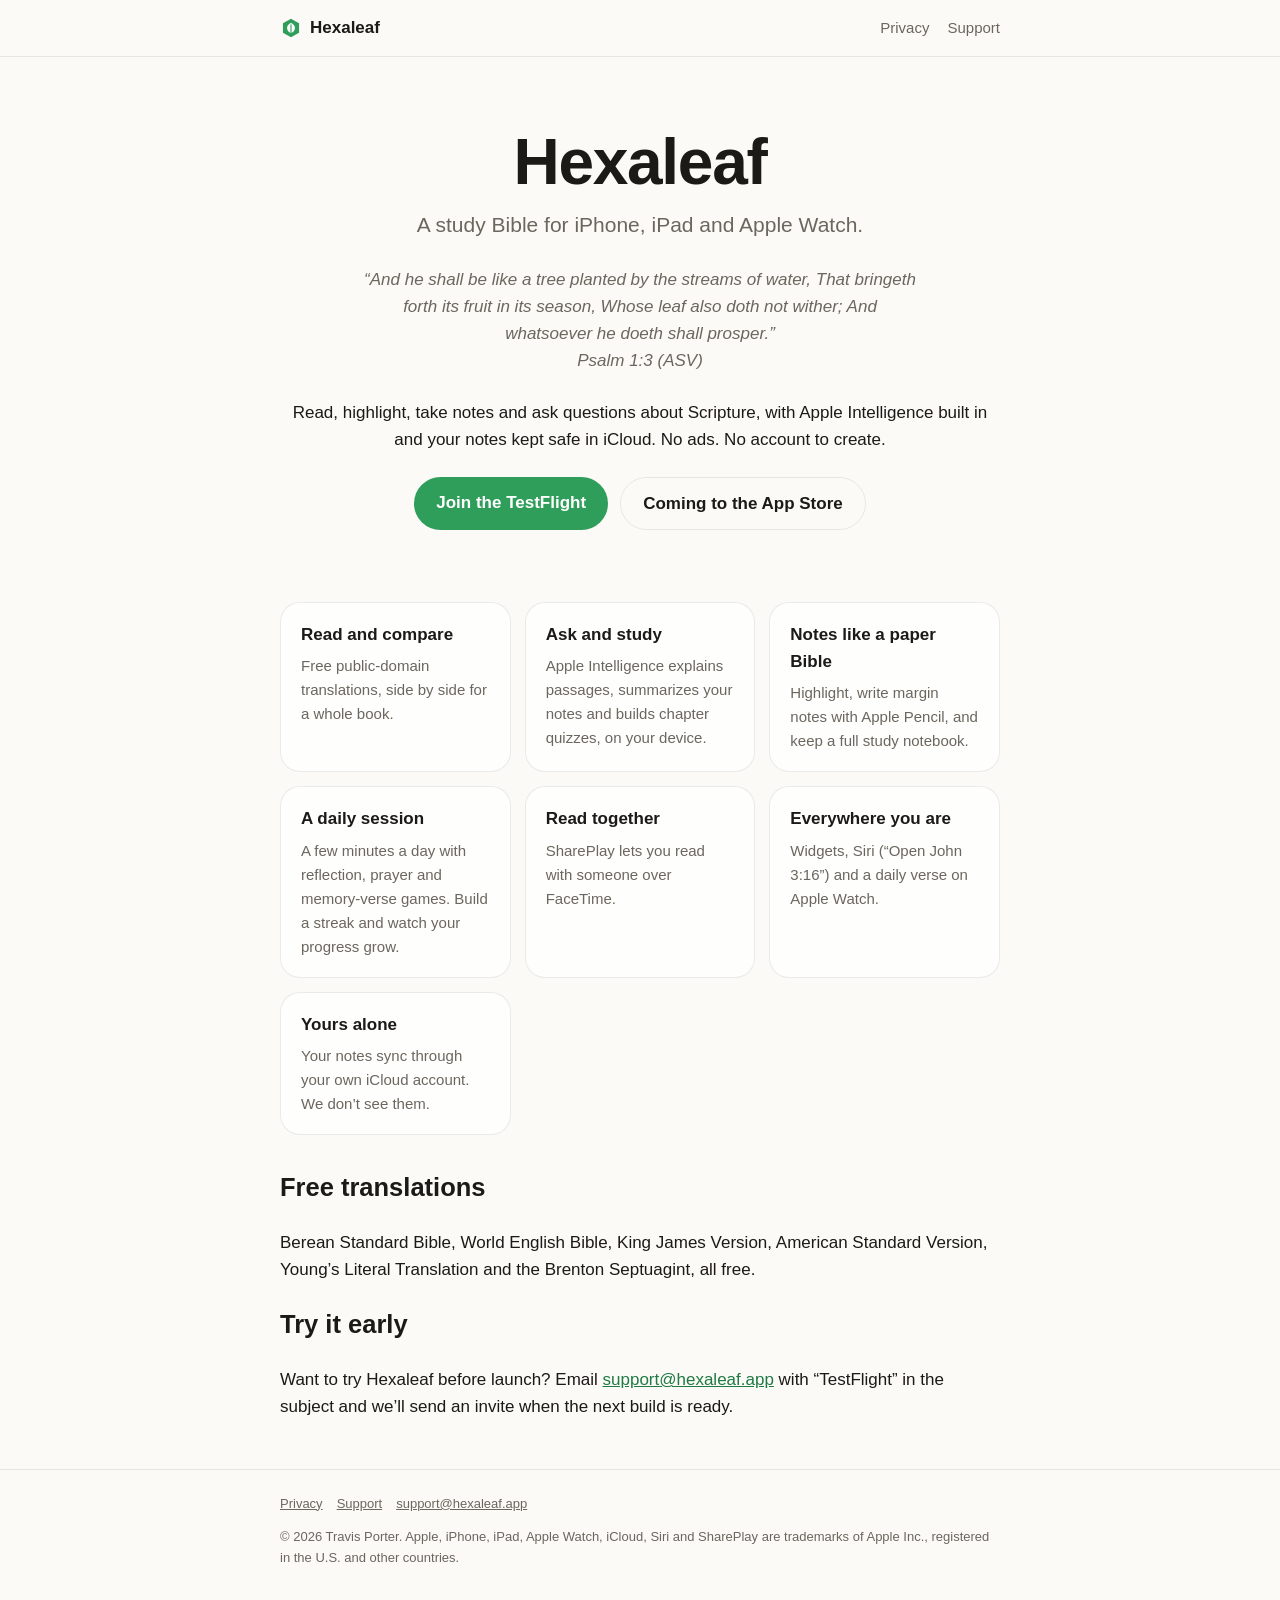
<file: index.html>
<!doctype html>
<html lang="en">
<head>
<meta charset="utf-8">
<meta name="viewport" content="width=device-width, initial-scale=1">
<meta name="color-scheme" content="light dark">
<link rel="icon" href="/assets/logo.svg" type="image/svg+xml">
<link rel="stylesheet" href="/assets/style.css">
<title>Hexaleaf: a study Bible for iPhone, iPad and Apple Watch</title>
<meta name="description" content="Read, highlight, take notes and study Scripture with Apple Intelligence built in. No ads. No account.">
</head>
<body>
<header class="site"><div class="wrap">
<a class="brand" href="/"><img class="logo" src="/assets/logo.svg" alt="">Hexaleaf</a>
<nav><a href="/privacy/">Privacy</a><a href="/support/">Support</a></nav>
</div></header>
<main class="wrap">
<section class="hero">
<h1>Hexaleaf</h1>
<p class="tag">A study Bible for iPhone, iPad and Apple Watch.</p>
<blockquote>&ldquo;And he shall be like a tree planted by the streams of water, That bringeth forth its fruit in its season, Whose leaf also doth not wither; And whatsoever he doeth shall prosper.&rdquo;<br>Psalm 1:3 (ASV)</blockquote>
<p>Read, highlight, take notes and ask questions about Scripture, with Apple Intelligence built in and your notes kept safe in iCloud. No ads. No account to create.</p>
<div class="btns">
<a class="btn" href="mailto:support@hexaleaf.app?subject=TestFlight">Join the TestFlight</a>
<span class="btn ghost">Coming to the App Store</span>
</div>
</section>

<section class="grid">
<div class="card"><h3>Read and compare</h3><p>Free public-domain translations, side by side for a whole book.</p></div>
<div class="card"><h3>Ask and study</h3><p>Apple Intelligence explains passages, summarizes your notes and builds chapter quizzes, on your device.</p></div>
<div class="card"><h3>Notes like a paper Bible</h3><p>Highlight, write margin notes with Apple Pencil, and keep a full study notebook.</p></div>
<div class="card"><h3>A daily session</h3><p>A few minutes a day with reflection, prayer and memory-verse games. Build a streak and watch your progress grow.</p></div>
<div class="card"><h3>Read together</h3><p>SharePlay lets you read with someone over FaceTime.</p></div>
<div class="card"><h3>Everywhere you are</h3><p>Widgets, Siri (&ldquo;Open John 3:16&rdquo;) and a daily verse on Apple Watch.</p></div>
<div class="card"><h3>Yours alone</h3><p>Your notes sync through your own iCloud account. We don&rsquo;t see them.</p></div>
</section>

<section>
<h2>Free translations</h2>
<p>Berean Standard Bible, World English Bible, King James Version, American Standard Version, Young&rsquo;s Literal Translation and the Brenton Septuagint, all free.</p>
<h2>Try it early</h2>
<p>Want to try Hexaleaf before launch? Email <a href="mailto:support@hexaleaf.app?subject=TestFlight">support@hexaleaf.app</a> with &ldquo;TestFlight&rdquo; in the subject and we&rsquo;ll send an invite when the next build is ready.</p>
</section>
</main>
<footer><div class="wrap">
<a href="/privacy/">Privacy</a><a href="/support/">Support</a><a href="mailto:support@hexaleaf.app">support@hexaleaf.app</a>
<p>&copy; 2026 Travis Porter. Apple, iPhone, iPad, Apple Watch, iCloud, Siri and SharePlay are trademarks of Apple Inc., registered in the U.S. and other countries.</p>
</div></footer>
</body>
</html>
</file>
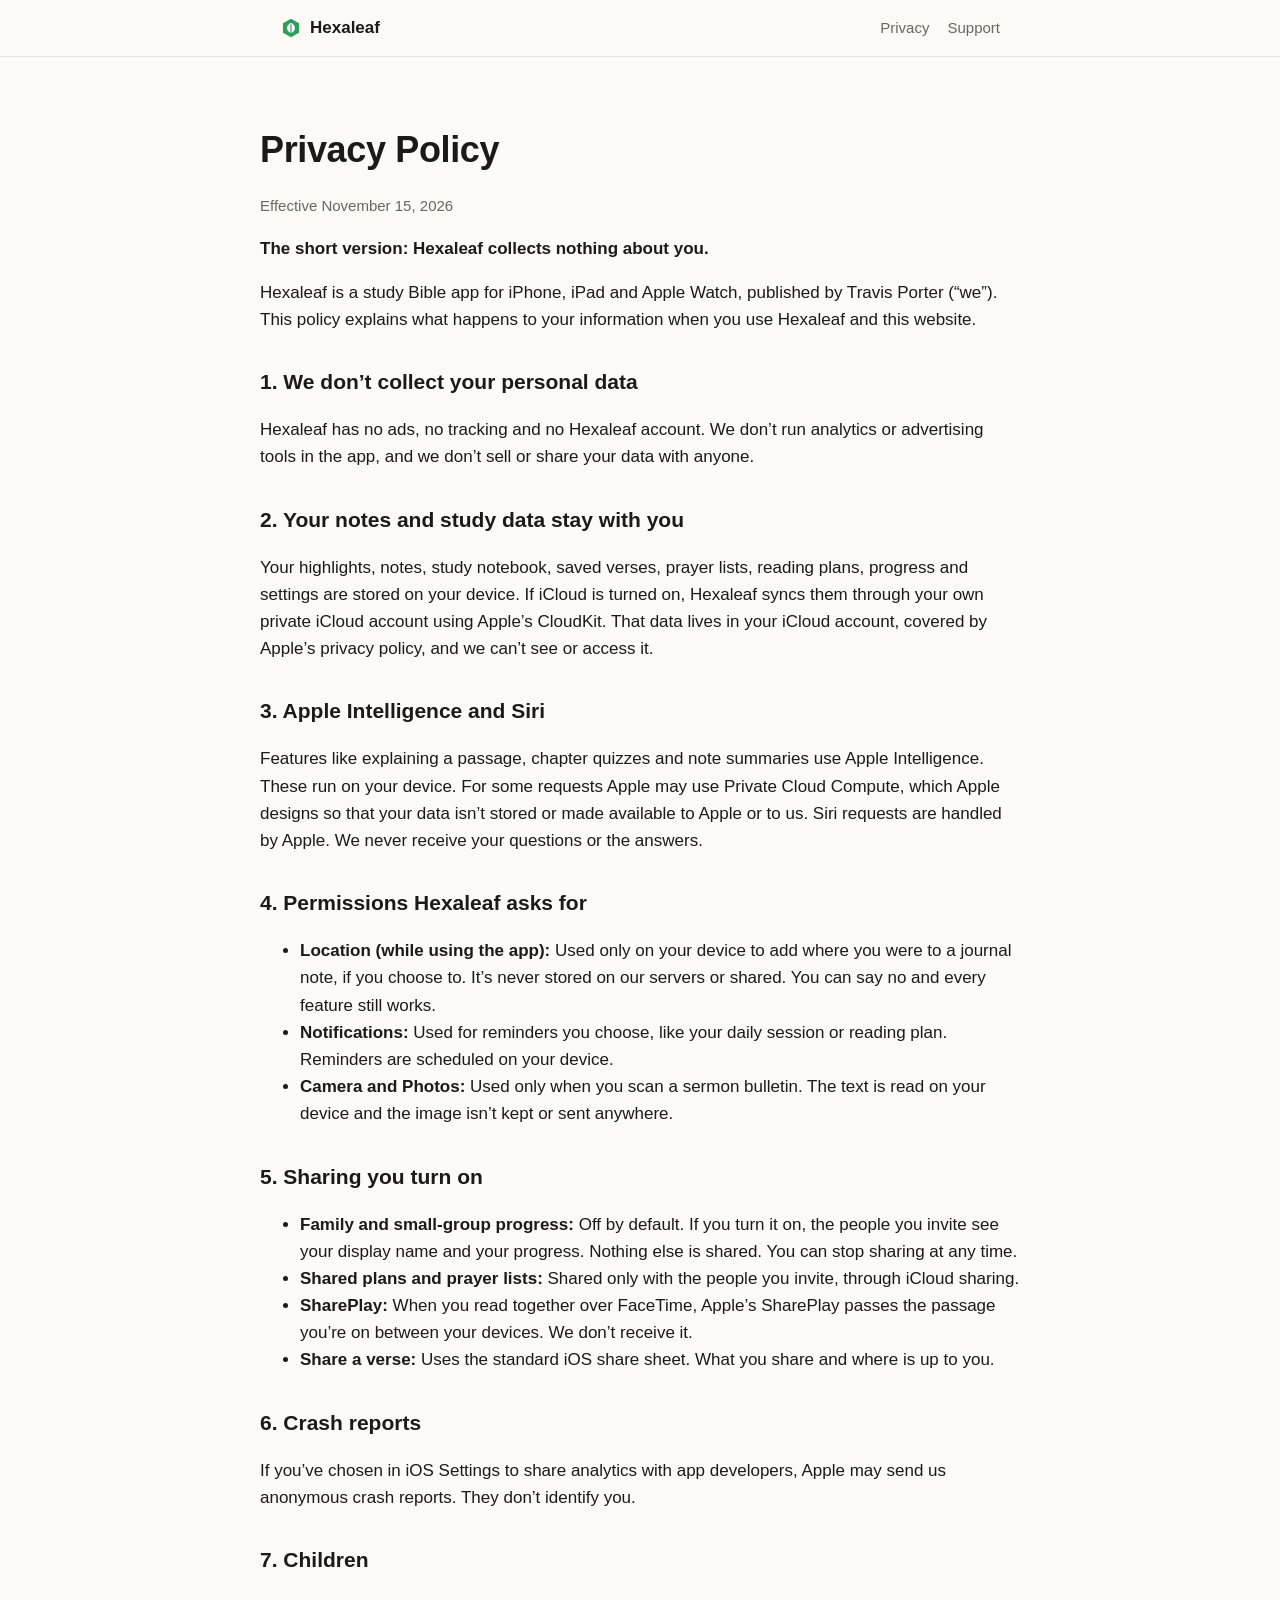
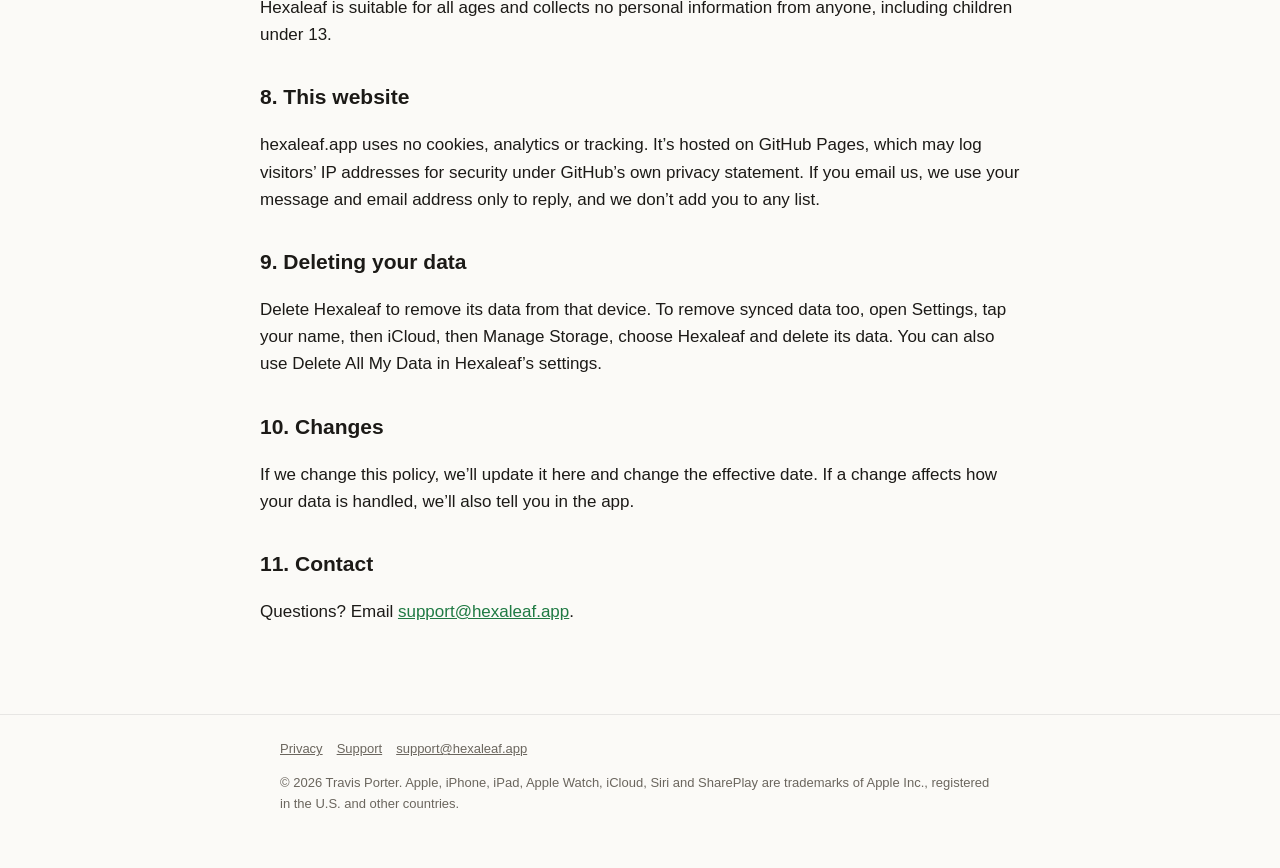
<file: privacy/index.html>
<!doctype html>
<html lang="en">
<head>
<meta charset="utf-8">
<meta name="viewport" content="width=device-width, initial-scale=1">
<meta name="color-scheme" content="light dark">
<link rel="icon" href="/assets/logo.svg" type="image/svg+xml">
<link rel="stylesheet" href="/assets/style.css">
<title>Privacy Policy &middot; Hexaleaf</title>
</head>
<body>
<header class="site"><div class="wrap">
<a class="brand" href="/"><img class="logo" src="/assets/logo.svg" alt="">Hexaleaf</a>
<nav><a href="/privacy/">Privacy</a><a href="/support/">Support</a></nav>
</div></header>
<main class="wrap doc">
<h1>Privacy Policy</h1>
<p class="meta">Effective November 15, 2026</p>
<p><strong>The short version: Hexaleaf collects nothing about you.</strong></p>
<p>Hexaleaf is a study Bible app for iPhone, iPad and Apple Watch, published by Travis Porter (&ldquo;we&rdquo;). This policy explains what happens to your information when you use Hexaleaf and this website.</p>

<h2>1. We don&rsquo;t collect your personal data</h2>
<p>Hexaleaf has no ads, no tracking and no Hexaleaf account. We don&rsquo;t run analytics or advertising tools in the app, and we don&rsquo;t sell or share your data with anyone.</p>

<h2>2. Your notes and study data stay with you</h2>
<p>Your highlights, notes, study notebook, saved verses, prayer lists, reading plans, progress and settings are stored on your device. If iCloud is turned on, Hexaleaf syncs them through your own private iCloud account using Apple&rsquo;s CloudKit. That data lives in your iCloud account, covered by Apple&rsquo;s privacy policy, and we can&rsquo;t see or access it.</p>

<h2>3. Apple Intelligence and Siri</h2>
<p>Features like explaining a passage, chapter quizzes and note summaries use Apple Intelligence. These run on your device. For some requests Apple may use Private Cloud Compute, which Apple designs so that your data isn&rsquo;t stored or made available to Apple or to us. Siri requests are handled by Apple. We never receive your questions or the answers.</p>

<h2>4. Permissions Hexaleaf asks for</h2>
<ul>
<li><strong>Location (while using the app):</strong> Used only on your device to add where you were to a journal note, if you choose to. It&rsquo;s never stored on our servers or shared. You can say no and every feature still works.</li>
<li><strong>Notifications:</strong> Used for reminders you choose, like your daily session or reading plan. Reminders are scheduled on your device.</li>
<li><strong>Camera and Photos:</strong> Used only when you scan a sermon bulletin. The text is read on your device and the image isn&rsquo;t kept or sent anywhere.</li>
</ul>

<h2>5. Sharing you turn on</h2>
<ul>
<li><strong>Family and small-group progress:</strong> Off by default. If you turn it on, the people you invite see your display name and your progress. Nothing else is shared. You can stop sharing at any time.</li>
<li><strong>Shared plans and prayer lists:</strong> Shared only with the people you invite, through iCloud sharing.</li>
<li><strong>SharePlay:</strong> When you read together over FaceTime, Apple&rsquo;s SharePlay passes the passage you&rsquo;re on between your devices. We don&rsquo;t receive it.</li>
<li><strong>Share a verse:</strong> Uses the standard iOS share sheet. What you share and where is up to you.</li>
</ul>

<h2>6. Crash reports</h2>
<p>If you&rsquo;ve chosen in iOS Settings to share analytics with app developers, Apple may send us anonymous crash reports. They don&rsquo;t identify you.</p>

<h2>7. Children</h2>
<p>Hexaleaf is suitable for all ages and collects no personal information from anyone, including children under 13.</p>

<h2>8. This website</h2>
<p>hexaleaf.app uses no cookies, analytics or tracking. It&rsquo;s hosted on GitHub Pages, which may log visitors&rsquo; IP addresses for security under GitHub&rsquo;s own privacy statement. If you email us, we use your message and email address only to reply, and we don&rsquo;t add you to any list.</p>

<h2>9. Deleting your data</h2>
<p>Delete Hexaleaf to remove its data from that device. To remove synced data too, open Settings, tap your name, then iCloud, then Manage Storage, choose Hexaleaf and delete its data. You can also use Delete All My Data in Hexaleaf&rsquo;s settings.</p>

<h2>10. Changes</h2>
<p>If we change this policy, we&rsquo;ll update it here and change the effective date. If a change affects how your data is handled, we&rsquo;ll also tell you in the app.</p>

<h2>11. Contact</h2>
<p>Questions? Email <a href="mailto:support@hexaleaf.app">support@hexaleaf.app</a>.</p>
</main>
<footer><div class="wrap">
<a href="/privacy/">Privacy</a><a href="/support/">Support</a><a href="mailto:support@hexaleaf.app">support@hexaleaf.app</a>
<p>&copy; 2026 Travis Porter. Apple, iPhone, iPad, Apple Watch, iCloud, Siri and SharePlay are trademarks of Apple Inc., registered in the U.S. and other countries.</p>
</div></footer>
</body>
</html>
</file>
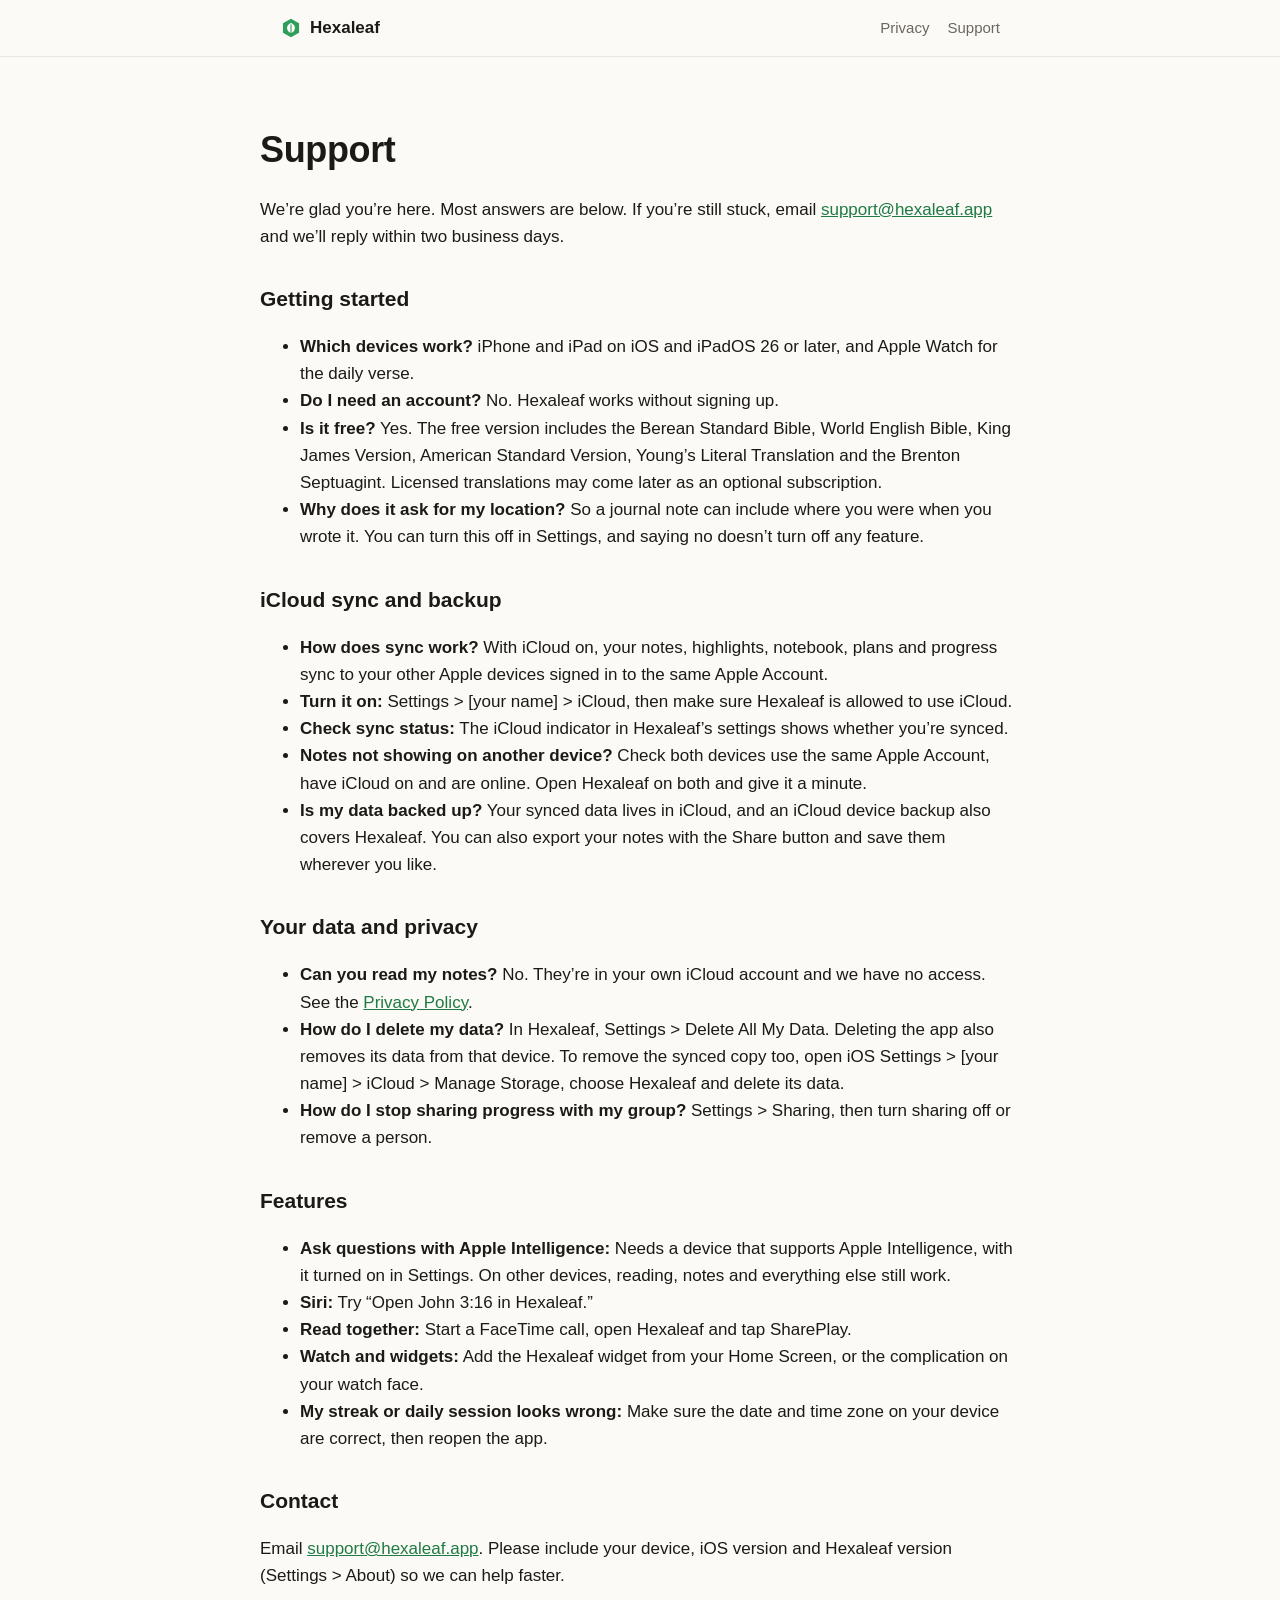
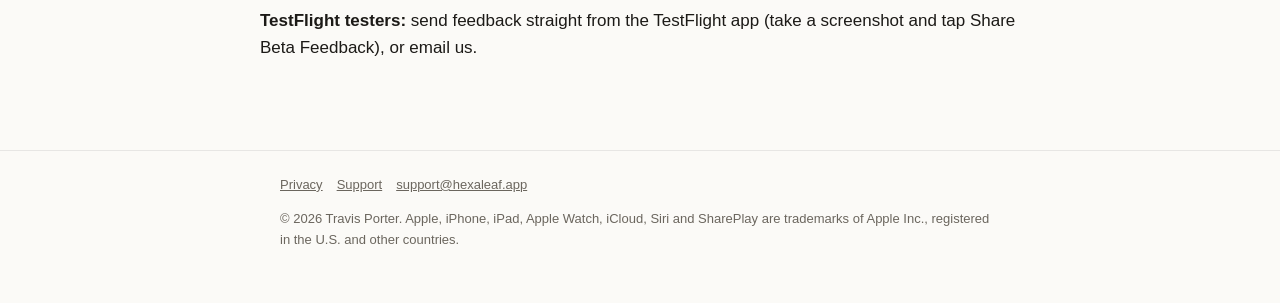
<file: support/index.html>
<!doctype html>
<html lang="en">
<head>
<meta charset="utf-8">
<meta name="viewport" content="width=device-width, initial-scale=1">
<meta name="color-scheme" content="light dark">
<link rel="icon" href="/assets/logo.svg" type="image/svg+xml">
<link rel="stylesheet" href="/assets/style.css">
<title>Support &middot; Hexaleaf</title>
</head>
<body>
<header class="site"><div class="wrap">
<a class="brand" href="/"><img class="logo" src="/assets/logo.svg" alt="">Hexaleaf</a>
<nav><a href="/privacy/">Privacy</a><a href="/support/">Support</a></nav>
</div></header>
<main class="wrap doc">
<h1>Support</h1>
<p>We&rsquo;re glad you&rsquo;re here. Most answers are below. If you&rsquo;re still stuck, email <a href="mailto:support@hexaleaf.app">support@hexaleaf.app</a> and we&rsquo;ll reply within two business days.</p>

<h2>Getting started</h2>
<ul>
<li><strong>Which devices work?</strong> iPhone and iPad on iOS and iPadOS 26 or later, and Apple Watch for the daily verse.</li>
<li><strong>Do I need an account?</strong> No. Hexaleaf works without signing up.</li>
<li><strong>Is it free?</strong> Yes. The free version includes the Berean Standard Bible, World English Bible, King James Version, American Standard Version, Young&rsquo;s Literal Translation and the Brenton Septuagint. Licensed translations may come later as an optional subscription.</li>
<li><strong>Why does it ask for my location?</strong> So a journal note can include where you were when you wrote it. You can turn this off in Settings, and saying no doesn&rsquo;t turn off any feature.</li>
</ul>

<h2>iCloud sync and backup</h2>
<ul>
<li><strong>How does sync work?</strong> With iCloud on, your notes, highlights, notebook, plans and progress sync to your other Apple devices signed in to the same Apple Account.</li>
<li><strong>Turn it on:</strong> Settings &gt; [your name] &gt; iCloud, then make sure Hexaleaf is allowed to use iCloud.</li>
<li><strong>Check sync status:</strong> The iCloud indicator in Hexaleaf&rsquo;s settings shows whether you&rsquo;re synced.</li>
<li><strong>Notes not showing on another device?</strong> Check both devices use the same Apple Account, have iCloud on and are online. Open Hexaleaf on both and give it a minute.</li>
<li><strong>Is my data backed up?</strong> Your synced data lives in iCloud, and an iCloud device backup also covers Hexaleaf. You can also export your notes with the Share button and save them wherever you like.</li>
</ul>

<h2>Your data and privacy</h2>
<ul>
<li><strong>Can you read my notes?</strong> No. They&rsquo;re in your own iCloud account and we have no access. See the <a href="/privacy/">Privacy Policy</a>.</li>
<li><strong>How do I delete my data?</strong> In Hexaleaf, Settings &gt; Delete All My Data. Deleting the app also removes its data from that device. To remove the synced copy too, open iOS Settings &gt; [your name] &gt; iCloud &gt; Manage Storage, choose Hexaleaf and delete its data.</li>
<li><strong>How do I stop sharing progress with my group?</strong> Settings &gt; Sharing, then turn sharing off or remove a person.</li>
</ul>

<h2>Features</h2>
<ul>
<li><strong>Ask questions with Apple Intelligence:</strong> Needs a device that supports Apple Intelligence, with it turned on in Settings. On other devices, reading, notes and everything else still work.</li>
<li><strong>Siri:</strong> Try &ldquo;Open John 3:16 in Hexaleaf.&rdquo;</li>
<li><strong>Read together:</strong> Start a FaceTime call, open Hexaleaf and tap SharePlay.</li>
<li><strong>Watch and widgets:</strong> Add the Hexaleaf widget from your Home Screen, or the complication on your watch face.</li>
<li><strong>My streak or daily session looks wrong:</strong> Make sure the date and time zone on your device are correct, then reopen the app.</li>
</ul>

<h2>Contact</h2>
<p>Email <a href="mailto:support@hexaleaf.app">support@hexaleaf.app</a>. Please include your device, iOS version and Hexaleaf version (Settings &gt; About) so we can help faster.</p>
<p><strong>TestFlight testers:</strong> send feedback straight from the TestFlight app (take a screenshot and tap Share Beta Feedback), or email us.</p>
</main>
<footer><div class="wrap">
<a href="/privacy/">Privacy</a><a href="/support/">Support</a><a href="mailto:support@hexaleaf.app">support@hexaleaf.app</a>
<p>&copy; 2026 Travis Porter. Apple, iPhone, iPad, Apple Watch, iCloud, Siri and SharePlay are trademarks of Apple Inc., registered in the U.S. and other countries.</p>
</div></footer>
</body>
</html>
</file>
<file: assets/style.css>
:root{--bg:#fbfaf7;--card:rgba(255,255,255,.72);--text:#1c1a17;--muted:#6b665e;--accent:#2f9e5b;--accent-ink:#1f7a43;--line:rgba(0,0,0,.08)}
@media (prefers-color-scheme:dark){:root{--bg:#0f0e0c;--card:rgba(40,37,33,.6);--text:#f4f1ea;--muted:#a8a197;--accent:#4cc47b;--accent-ink:#6fd396;--line:rgba(255,255,255,.1)}}
*{box-sizing:border-box}html{-webkit-text-size-adjust:100%}
body{margin:0;background:var(--bg);color:var(--text);font:17px/1.6 -apple-system,BlinkMacSystemFont,"SF Pro Text","Helvetica Neue",Arial,sans-serif}
a{color:var(--accent-ink)}
.wrap{max-width:760px;margin:0 auto;padding:0 20px}
header.site{position:sticky;top:0;backdrop-filter:saturate(180%) blur(20px);-webkit-backdrop-filter:saturate(180%) blur(20px);background:color-mix(in srgb,var(--bg) 75%,transparent);border-bottom:1px solid var(--line);z-index:10}
header.site .wrap{display:flex;align-items:center;justify-content:space-between;height:56px}
.brand{font-weight:700;text-decoration:none;color:var(--text);display:flex;gap:8px;align-items:center}
.brand .logo{width:22px;height:22px}
nav a{margin-left:18px;text-decoration:none;color:var(--muted);font-size:15px}nav a:hover{color:var(--text)}
.hero{text-align:center;padding:72px 0 40px}
.hero h1{font-size:clamp(40px,8vw,64px);line-height:1.05;margin:0 0 12px;letter-spacing:-.02em}
.tag{font-size:21px;color:var(--muted);margin:0 0 24px}
blockquote{margin:24px auto;max-width:560px;font-style:italic;color:var(--muted)}
.btns{display:flex;gap:12px;justify-content:center;flex-wrap:wrap;margin-top:24px}
.btn{display:inline-block;padding:12px 22px;border-radius:999px;background:var(--accent);color:#fff;text-decoration:none;font-weight:600}
.btn.ghost{background:transparent;border:1px solid var(--line);color:var(--text)}
.grid{display:grid;grid-template-columns:repeat(auto-fit,minmax(220px,1fr));gap:14px;margin:32px 0}
.card{background:var(--card);border:1px solid var(--line);border-radius:20px;padding:18px 20px;backdrop-filter:blur(12px);-webkit-backdrop-filter:blur(12px)}
.card h3{margin:0 0 6px;font-size:17px}.card p{margin:0;color:var(--muted);font-size:15px}
main.doc{padding:40px 0 24px}main.doc h1{font-size:36px;letter-spacing:-.01em;margin-bottom:4px}
main.doc h2{font-size:21px;margin-top:32px}.meta{color:var(--muted);font-size:15px}
table{border-collapse:collapse;width:100%;font-size:15px}td,th{border-bottom:1px solid var(--line);padding:8px 6px;text-align:left}
mark.todo{background:#ffe08a;color:#1c1a17;border-radius:4px;padding:0 4px}
footer{border-top:1px solid var(--line);margin-top:48px;padding:24px 0 40px;color:var(--muted);font-size:13px}
footer a{color:var(--muted);margin-right:14px}
</file>
